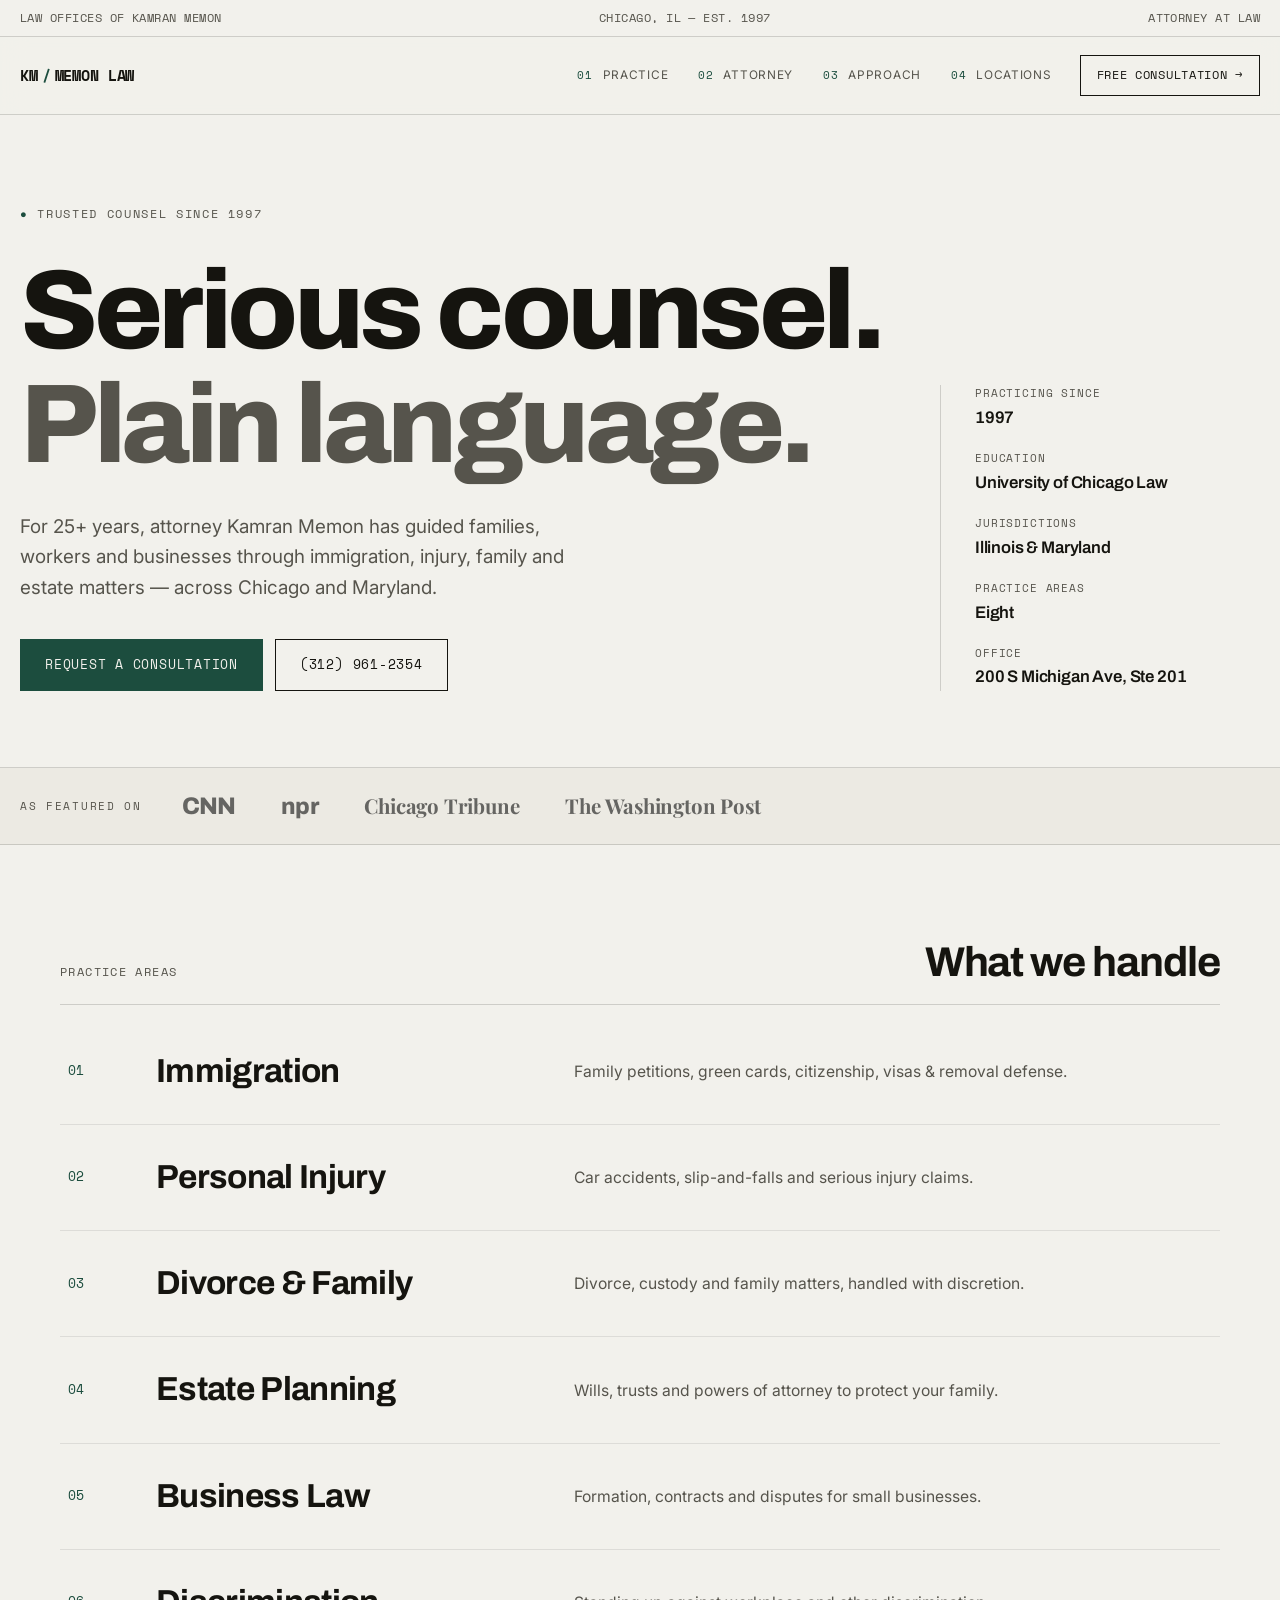
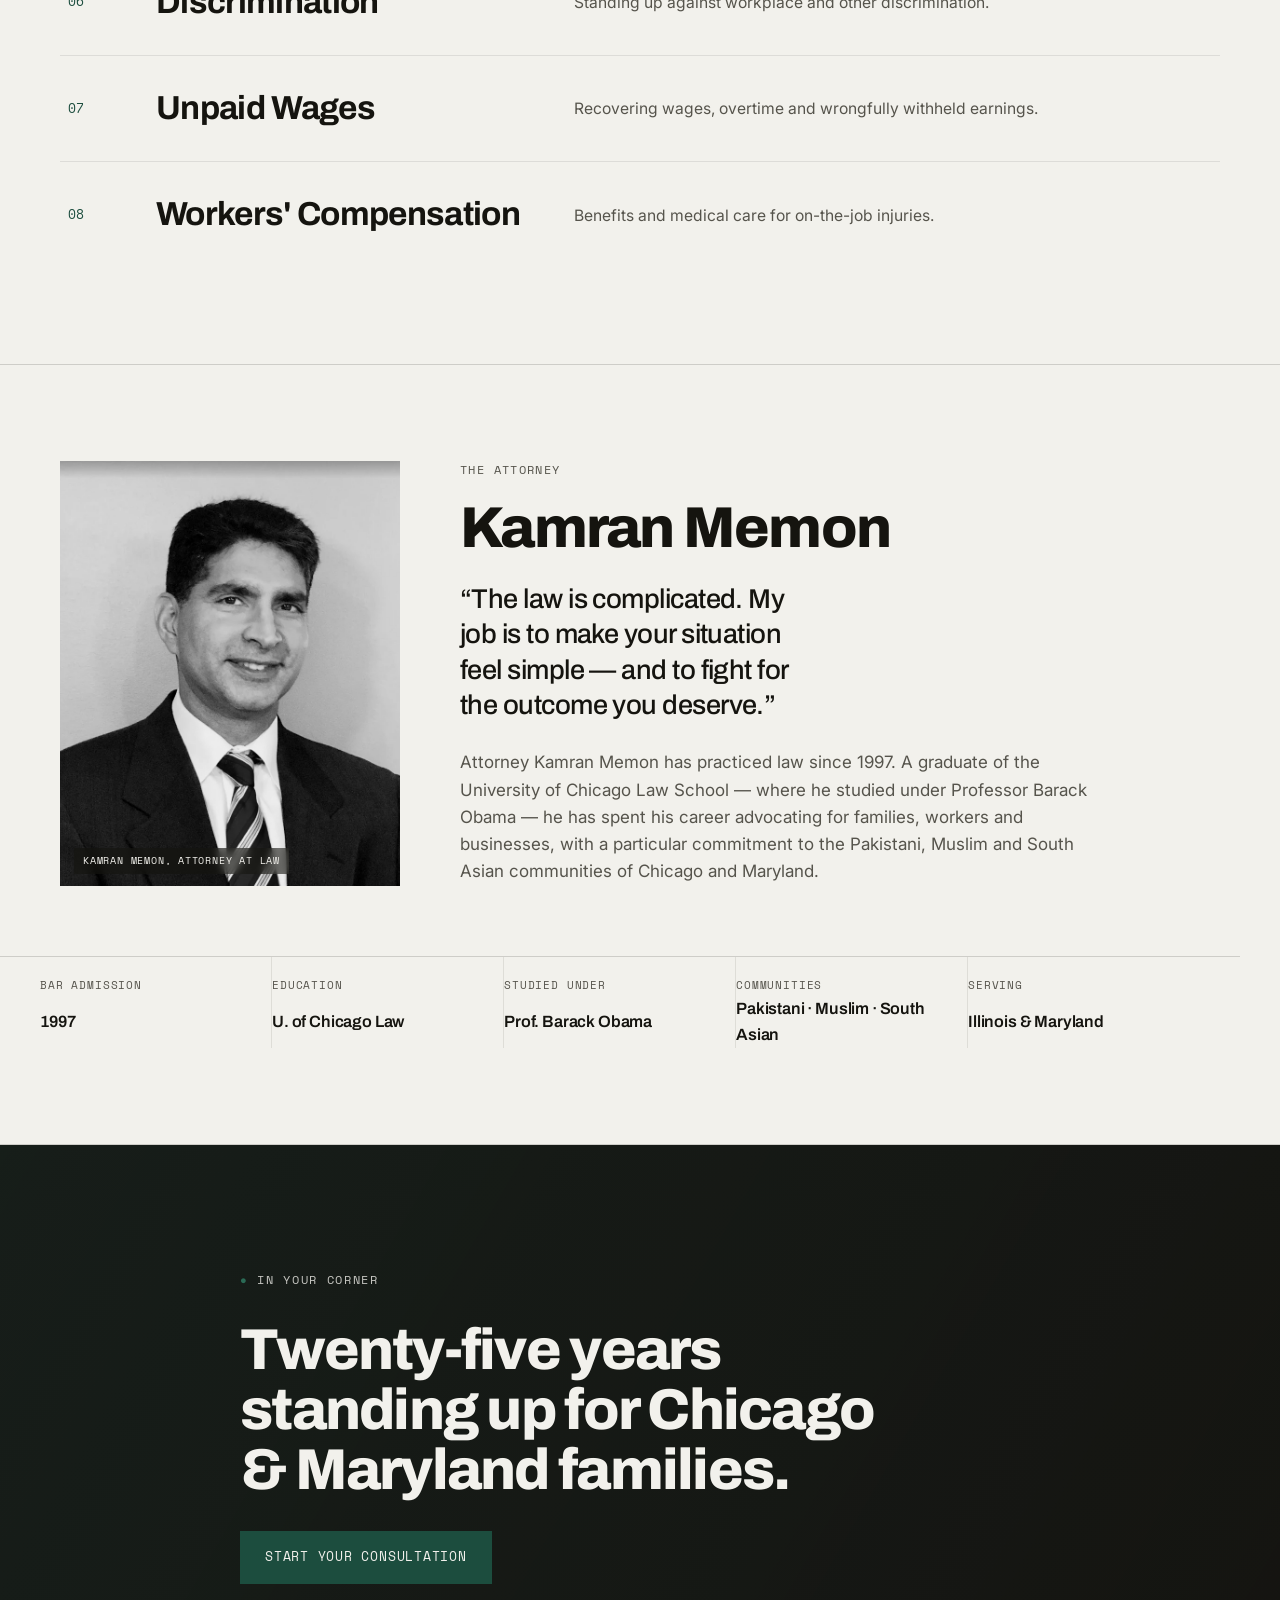
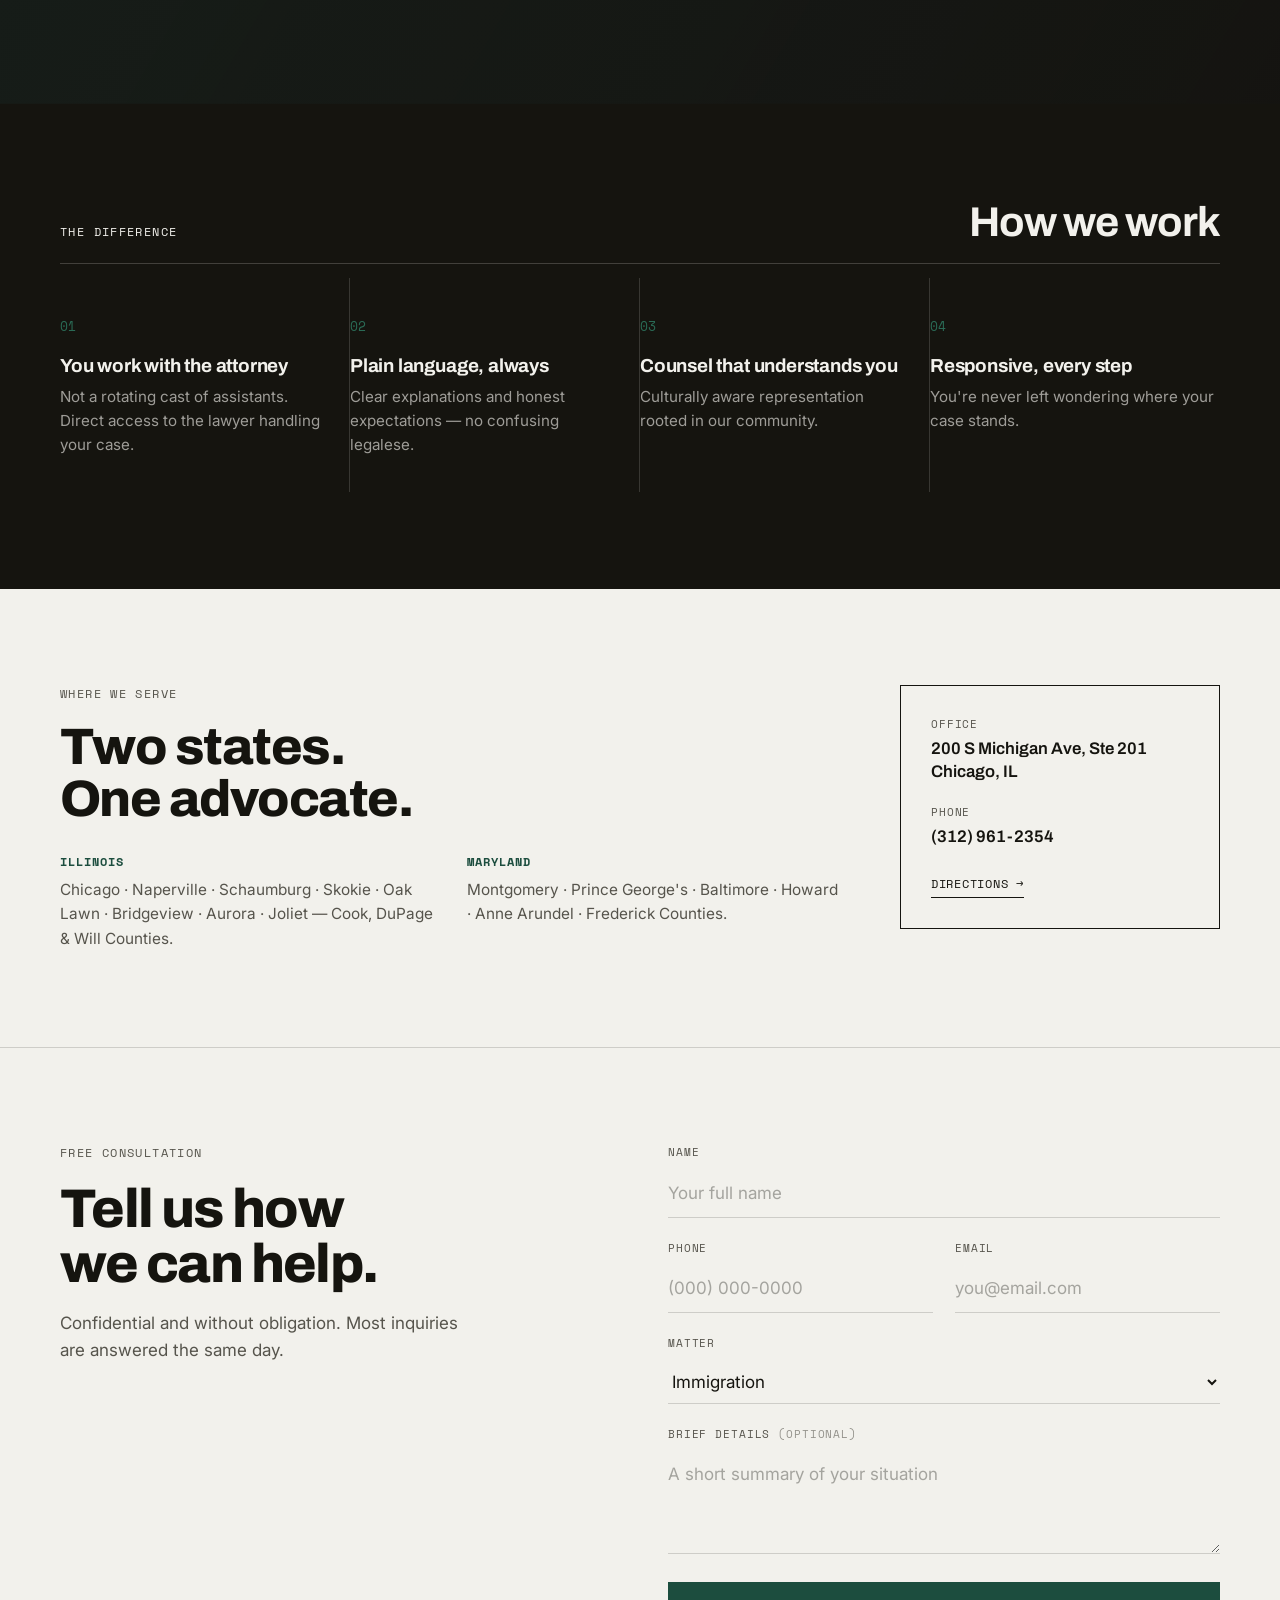
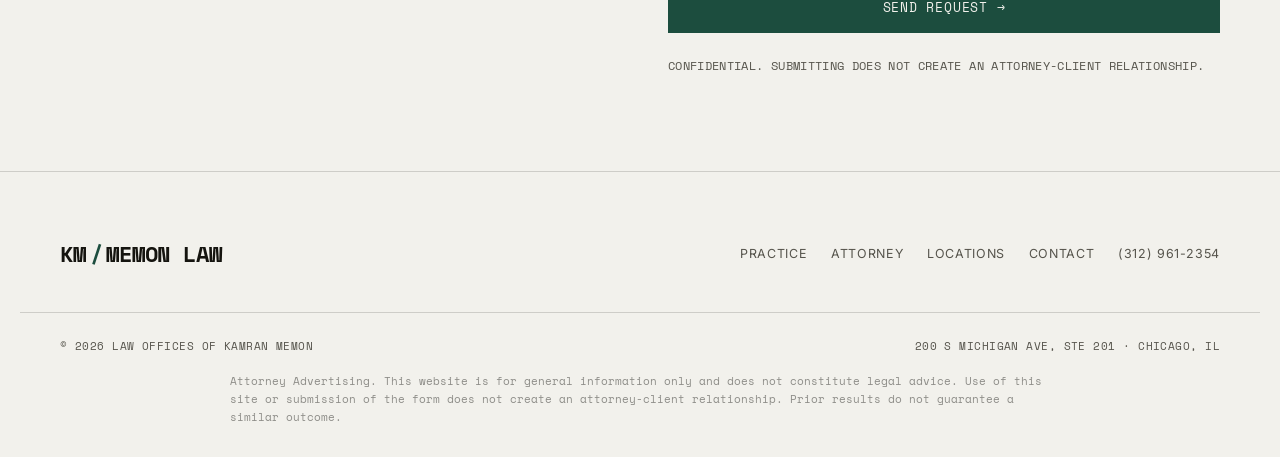
<file: memonlaw/index.html>
<!DOCTYPE html>
<html lang="en">
<head>
  <meta charset="UTF-8" />
  <meta name="viewport" content="width=device-width, initial-scale=1.0" />
  <title>Law Offices of Kamran Memon — Chicago &amp; Maryland · Since 1997</title>
  <meta name="description" content="Plain-language legal counsel in immigration, personal injury, family, estate planning and more. Serving Chicago and Maryland since 1997." />
  <meta name="theme-color" content="#f2f1ec" />
  <meta property="og:title" content="Law Offices of Kamran Memon" />
  <meta property="og:description" content="Serious counsel. Plain language. Chicago & Maryland, since 1997." />
  <link rel="preconnect" href="https://fonts.googleapis.com" />
  <link rel="preconnect" href="https://fonts.gstatic.com" crossorigin />
  <link href="https://fonts.googleapis.com/css2?family=Archivo:wght@500;600;700;800&family=Inter:wght@400;500;600&family=Playfair+Display:wght@600;700&family=Space+Mono:wght@400;700&display=swap" rel="stylesheet" />
  <link rel="stylesheet" href="styles.css" />
</head>
<body>
  <!-- ===== META BAR ===== -->
  <div class="meta">
    <div class="wrap meta__inner">
      <span>Law Offices of Kamran Memon</span>
      <span>Chicago, IL — Est. 1997</span>
      <span class="meta__hide">Attorney at Law</span>
    </div>
  </div>

  <!-- ===== NAV ===== -->
  <header class="nav" id="nav">
    <div class="wrap nav__inner">
      <a href="#top" class="wordmark">KM<span>/</span>Memon Law</a>
      <nav class="nav__links" aria-label="Primary">
        <a href="#practice"><i>01</i> Practice</a>
        <a href="#about"><i>02</i> Attorney</a>
        <a href="#approach"><i>03</i> Approach</a>
        <a href="#locations"><i>04</i> Locations</a>
        <a href="#contact" class="m-only m-only--cta"><i>→</i> Free consultation</a>
        <a href="tel:+13129612354" class="m-only">Call (312) 961-2354</a>
      </nav>
      <a href="#contact" class="navbtn">Free consultation →</a>
      <button class="burger" id="burger" aria-label="Menu" aria-expanded="false"><span></span><span></span></button>
    </div>
  </header>

  <!-- ===== HERO ===== -->
  <main>
  <section class="hero" id="top">
    <div class="wrap hero__grid">
      <div class="hero__head">
        <p class="kicker reveal"><b>●</b> Trusted counsel since 1997</p>
        <h1 class="reveal">Serious counsel.<br /><span>Plain language.</span></h1>
        <p class="hero__lead reveal">For 25+ years, attorney Kamran Memon has guided families, workers and businesses through immigration, injury, family and estate matters — across Chicago and Maryland.</p>
        <div class="hero__cta reveal">
          <a href="#contact" class="btn">Request a consultation</a>
          <a href="tel:+13129612354" class="btn btn--ghost">(312) 961-2354</a>
        </div>
      </div>
      <aside class="hero__spec reveal" aria-label="At a glance">
        <dl>
          <div><dt>Practicing since</dt><dd>1997</dd></div>
          <div><dt>Education</dt><dd>University of Chicago Law</dd></div>
          <div><dt>Jurisdictions</dt><dd>Illinois &amp; Maryland</dd></div>
          <div><dt>Practice areas</dt><dd>Eight</dd></div>
          <div><dt>Office</dt><dd>200 S Michigan Ave, Ste 201</dd></div>
        </dl>
      </aside>
    </div>
  </section>

  <!-- ===== PRESS ===== -->
  <section class="press" aria-label="As featured on">
    <div class="wrap press__inner">
      <span class="press__label">As featured on</span>
      <ul class="press__logos">
        <li class="logo logo--cnn" aria-label="CNN">CNN</li>
        <li class="logo logo--npr" aria-label="NPR">npr</li>
        <li class="logo logo--serif" aria-label="Chicago Tribune">Chicago Tribune</li>
        <li class="logo logo--serif" aria-label="The Washington Post">The Washington Post</li>
      </ul>
    </div>
  </section>

  <!-- ===== PRACTICE INDEX ===== -->
  <section class="section practice" id="practice">
    <div class="wrap">
      <header class="shead reveal">
        <span class="shead__label">Practice areas</span>
        <h2 class="shead__title">What we handle</h2>
      </header>
      <div class="index">
        <a class="row reveal" href="#contact"><span class="row__n">01</span><span class="row__name">Immigration</span><span class="row__desc">Family petitions, green cards, citizenship, visas &amp; removal defense.</span><span class="row__go" aria-hidden="true">→</span></a>
        <a class="row reveal" href="#contact"><span class="row__n">02</span><span class="row__name">Personal Injury</span><span class="row__desc">Car accidents, slip-and-falls and serious injury claims.</span><span class="row__go" aria-hidden="true">→</span></a>
        <a class="row reveal" href="#contact"><span class="row__n">03</span><span class="row__name">Divorce &amp; Family</span><span class="row__desc">Divorce, custody and family matters, handled with discretion.</span><span class="row__go" aria-hidden="true">→</span></a>
        <a class="row reveal" href="#contact"><span class="row__n">04</span><span class="row__name">Estate Planning</span><span class="row__desc">Wills, trusts and powers of attorney to protect your family.</span><span class="row__go" aria-hidden="true">→</span></a>
        <a class="row reveal" href="#contact"><span class="row__n">05</span><span class="row__name">Business Law</span><span class="row__desc">Formation, contracts and disputes for small businesses.</span><span class="row__go" aria-hidden="true">→</span></a>
        <a class="row reveal" href="#contact"><span class="row__n">06</span><span class="row__name">Discrimination</span><span class="row__desc">Standing up against workplace and other discrimination.</span><span class="row__go" aria-hidden="true">→</span></a>
        <a class="row reveal" href="#contact"><span class="row__n">07</span><span class="row__name">Unpaid Wages</span><span class="row__desc">Recovering wages, overtime and wrongfully withheld earnings.</span><span class="row__go" aria-hidden="true">→</span></a>
        <a class="row reveal" href="#contact"><span class="row__n">08</span><span class="row__name">Workers' Compensation</span><span class="row__desc">Benefits and medical care for on-the-job injuries.</span><span class="row__go" aria-hidden="true">→</span></a>
      </div>
    </div>
  </section>

  <!-- ===== ABOUT ===== -->
  <section class="section about" id="about">
    <div class="wrap about__grid">
      <figure class="figure figure--portrait reveal">
        <img src="assets/kamran-memon.webp" alt="Attorney Kamran Memon" loading="lazy" />
        <figcaption>Kamran Memon, Attorney at Law</figcaption>
      </figure>
      <div class="about__main reveal">
        <span class="shead__label">The attorney</span>
        <h2 class="about__title">Kamran Memon</h2>
        <p class="about__quote">“The law is complicated. My job is to make your situation feel simple — and to fight for the outcome you deserve.”</p>
        <p>Attorney Kamran Memon has practiced law since 1997. A graduate of the University of Chicago Law School — where he studied under Professor Barack Obama — he has spent his career advocating for families, workers and businesses, with a particular commitment to the Pakistani, Muslim and South Asian communities of Chicago and Maryland.</p>
      </div>
    </div>
    <dl class="wrap facts facts--row reveal">
      <div><dt>Bar admission</dt><dd>1997</dd></div>
      <div><dt>Education</dt><dd>U. of Chicago Law</dd></div>
      <div><dt>Studied under</dt><dd>Prof. Barack Obama</dd></div>
      <div><dt>Communities</dt><dd>Pakistani · Muslim · South Asian</dd></div>
      <div><dt>Serving</dt><dd>Illinois &amp; Maryland</dd></div>
    </dl>
  </section>

  <!-- ===== STATEMENT BAND ===== -->
  <section class="band" aria-label="Our commitment">
    <div class="band__media" aria-hidden="true"></div>
    <div class="wrap band__inner">
      <p class="kicker kicker--light"><b>●</b> In your corner</p>
      <h2 class="band__title">Twenty-five years standing up for Chicago &amp; Maryland families.</h2>
      <a href="#contact" class="btn">Start your consultation</a>
    </div>
  </section>

  <!-- ===== APPROACH ===== -->
  <section class="section approach" id="approach">
    <div class="wrap">
      <header class="shead shead--invert reveal">
        <span class="shead__label">The difference</span>
        <h2 class="shead__title">How we work</h2>
      </header>
      <div class="approach__grid">
        <div class="appro reveal"><span class="appro__n">01</span><h3>You work with the attorney</h3><p>Not a rotating cast of assistants. Direct access to the lawyer handling your case.</p></div>
        <div class="appro reveal"><span class="appro__n">02</span><h3>Plain language, always</h3><p>Clear explanations and honest expectations — no confusing legalese.</p></div>
        <div class="appro reveal"><span class="appro__n">03</span><h3>Counsel that understands you</h3><p>Culturally aware representation rooted in our community.</p></div>
        <div class="appro reveal"><span class="appro__n">04</span><h3>Responsive, every step</h3><p>You're never left wondering where your case stands.</p></div>
      </div>
    </div>
  </section>

  <!-- ===== LOCATIONS ===== -->
  <section class="section locations" id="locations">
    <div class="wrap loc__grid">
      <div class="loc__copy reveal">
        <span class="shead__label">Where we serve</span>
        <h2 class="shead__title">Two states.<br />One advocate.</h2>
        <div class="loc__cols">
          <div><h3>Illinois</h3><p>Chicago · Naperville · Schaumburg · Skokie · Oak Lawn · Bridgeview · Aurora · Joliet — Cook, DuPage &amp; Will Counties.</p></div>
          <div><h3>Maryland</h3><p>Montgomery · Prince George's · Baltimore · Howard · Anne Arundel · Frederick Counties.</p></div>
        </div>
      </div>
      <aside class="loc__card reveal">
        <dl>
          <div><dt>Office</dt><dd>200 S Michigan Ave, Ste 201<br />Chicago, IL</dd></div>
          <div><dt>Phone</dt><dd><a href="tel:+13129612354">(312) 961-2354</a></dd></div>
        </dl>
        <a href="https://maps.google.com/?q=200+S+Michigan+Ave+Ste+201+Chicago+IL" target="_blank" rel="noopener" class="loc__dir">Directions →</a>
      </aside>
    </div>
  </section>

  <!-- ===== CONTACT ===== -->
  <section class="section contact" id="contact">
    <div class="wrap contact__grid">
      <div class="contact__copy reveal">
        <span class="shead__label">Free consultation</span>
        <h2 class="contact__title">Tell us how<br />we can help.</h2>
        <p>Confidential and without obligation. Most inquiries are answered the same day.</p>
      </div>
      <form class="form reveal" id="form" novalidate>
        <div class="f"><label for="name">Name</label><input id="name" name="name" type="text" autocomplete="name" required placeholder="Your full name" /></div>
        <div class="f2">
          <div class="f"><label for="phone">Phone</label><input id="phone" name="phone" type="tel" autocomplete="tel" required placeholder="(000) 000-0000" /></div>
          <div class="f"><label for="email">Email</label><input id="email" name="email" type="email" autocomplete="email" placeholder="you@email.com" /></div>
        </div>
        <div class="f"><label for="matter">Matter</label>
          <select id="matter" name="matter"><option>Immigration</option><option>Personal Injury</option><option>Divorce &amp; Family</option><option>Estate Planning</option><option>Business Law</option><option>Discrimination</option><option>Unpaid Wages</option><option>Workers' Compensation</option><option>Other</option></select>
        </div>
        <div class="f"><label for="message">Brief details <em>(optional)</em></label><textarea id="message" name="message" rows="3" placeholder="A short summary of your situation"></textarea></div>
        <button type="submit" class="btn btn--full">Send request →</button>
        <p class="note" id="note" role="status" aria-live="polite">Confidential. Submitting does not create an attorney-client relationship.</p>
      </form>
    </div>
  </section>
  </main>

  <!-- ===== FOOTER ===== -->
  <footer class="foot">
    <div class="wrap foot__top">
      <a href="#top" class="wordmark wordmark--lg">KM<span>/</span>Memon Law</a>
      <nav class="foot__nav"><a href="#practice">Practice</a><a href="#about">Attorney</a><a href="#locations">Locations</a><a href="#contact">Contact</a><a href="tel:+13129612354">(312) 961-2354</a></nav>
    </div>
    <div class="wrap foot__bar">
      <span>© <span id="year"></span> Law Offices of Kamran Memon</span>
      <span>200 S Michigan Ave, Ste 201 · Chicago, IL</span>
    </div>
    <div class="wrap foot__legal">Attorney Advertising. This website is for general information only and does not constitute legal advice. Use of this site or submission of the form does not create an attorney-client relationship. Prior results do not guarantee a similar outcome.</div>
  </footer>

  <!-- mobile sticky action bar -->
  <div class="mbar" aria-hidden="false">
    <a href="tel:+13129612354" class="mbar__call">Call</a>
    <a href="#contact" class="mbar__cta">Free consultation</a>
  </div>

  <script src="script.js" defer></script>
</body>
</html>
</file>
<file: memonlaw/styles.css>
/* =========================================================
   Law Offices of Kamran Memon — Swiss / minimal
   ========================================================= */
:root{
  --paper:#f2f1ec;
  --paper-2:#eceae3;
  --ink:#15140f;
  --ink-soft:#56544c;
  --accent:#1c4d3e;       /* deep green, used sparingly */
  --accent-2:#2a6a55;
  --line:rgba(21,20,15,.16);
  --line-soft:rgba(21,20,15,.09);
  --mono:"Space Mono",ui-monospace,Menlo,monospace;
  --disp:"Archivo",system-ui,sans-serif;
  --sans:"Inter",system-ui,-apple-system,sans-serif;
  --wrap:1240px;
  --pad:40px;
  --ease:cubic-bezier(.22,1,.36,1);
}
*{box-sizing:border-box}
html{-webkit-text-size-adjust:100%}
body{margin:0;background:var(--paper);color:var(--ink);font-family:var(--sans);line-height:1.6;font-size:17px;-webkit-font-smoothing:antialiased}
a{color:inherit;text-decoration:none}
h1,h2,h3{font-family:var(--disp);font-weight:700;line-height:1.02;letter-spacing:-.025em;margin:0}
img,svg{display:block;max-width:100%}

.wrap{max-width:var(--wrap);margin:0 auto;padding:0 var(--pad)}

/* mono label helper */
.shead__label,.kicker,.meta,.nav__links i,.wordmark,.navbtn,.row__n,.appro__n,
dt,.f label,.note,.foot__bar,.foot__legal,.loc__dir{font-family:var(--mono)}

/* ---------- Meta bar ---------- */
.meta{border-bottom:1px solid var(--line);font-size:.72rem;letter-spacing:.04em;color:var(--ink-soft);text-transform:uppercase}
.meta__inner{display:flex;justify-content:space-between;gap:16px;padding:9px 0}

/* ---------- Nav ---------- */
.nav{position:sticky;top:0;z-index:50;background:rgba(242,241,236,.86);backdrop-filter:saturate(160%) blur(12px);border-bottom:1px solid var(--line)}
.nav__inner{display:flex;align-items:center;gap:28px;padding:18px 0}
.wordmark{font-size:.92rem;font-weight:700;letter-spacing:-.01em;text-transform:uppercase}
.wordmark span{color:var(--accent);margin:0 4px}
.nav__links{display:flex;gap:30px;margin-left:auto;font-size:.74rem;text-transform:uppercase;letter-spacing:.06em}
.nav__links a{position:relative;padding:6px 0;color:var(--ink-soft);transition:color .2s}
.nav__links a i{font-style:normal;color:var(--accent);margin-right:6px;font-size:.66rem}
.nav__links a:hover{color:var(--ink)}
.navbtn{font-size:.74rem;text-transform:uppercase;letter-spacing:.06em;border:1px solid var(--ink);padding:10px 16px;transition:background .2s,color .2s}
.navbtn:hover{background:var(--ink);color:var(--paper)}
.burger{display:none;flex-direction:column;gap:6px;background:none;border:0;cursor:pointer;padding:6px;margin-left:auto}
.burger span{width:26px;height:2px;background:var(--ink);transition:.25s}
.nav.open .burger span:nth-child(1){transform:translateY(4px) rotate(45deg)}
.nav.open .burger span:nth-child(2){transform:translateY(-4px) rotate(-45deg)}

/* ---------- Hero ---------- */
.hero{border-bottom:1px solid var(--line)}
.hero__grid{display:grid;grid-template-columns:1fr 320px;gap:0;padding:84px 0 76px}
.hero__head{padding-right:40px}
.kicker{font-size:.74rem;text-transform:uppercase;letter-spacing:.14em;color:var(--ink-soft);margin:0 0 30px;display:inline-flex;align-items:center;gap:9px}
.kicker b{color:var(--accent);font-size:.7rem}
.hero h1{font-size:clamp(3rem,9vw,7rem);font-weight:800;letter-spacing:-.04em}
.hero h1 span{color:var(--ink-soft)}
.hero__lead{max-width:46ch;font-size:1.18rem;color:var(--ink-soft);margin:30px 0 36px}
.hero__cta{display:flex;flex-wrap:wrap;gap:12px}

.hero__spec{border-left:1px solid var(--line);padding-left:34px;align-self:end}
.hero__spec dl{margin:0;display:grid;gap:18px}
.hero__spec dt{font-size:.66rem;text-transform:uppercase;letter-spacing:.08em;color:var(--ink-soft);margin-bottom:3px}
.hero__spec dd{margin:0;font-family:var(--disp);font-weight:600;font-size:1.05rem;letter-spacing:-.01em}

/* ---------- Buttons ---------- */
.btn{display:inline-flex;align-items:center;gap:.5em;font-family:var(--mono);font-size:.8rem;text-transform:uppercase;letter-spacing:.06em;background:var(--accent);color:var(--paper);padding:15px 24px;border:1px solid var(--accent);cursor:pointer;transition:background .2s,color .2s,transform .2s}
.btn:hover{background:var(--accent-2);border-color:var(--accent-2)}
.btn--ghost{background:transparent;color:var(--ink);border-color:var(--ink)}
.btn--ghost:hover{background:var(--ink);color:var(--paper)}
.btn--full{width:100%;justify-content:center;margin-top:6px}

/* ---------- Section heads ---------- */
.section{padding:96px 0;border-bottom:1px solid var(--line)}
.shead{display:flex;align-items:baseline;justify-content:space-between;gap:20px;border-bottom:1px solid var(--line);padding-bottom:20px;margin-bottom:14px}
.shead__label{font-size:.72rem;text-transform:uppercase;letter-spacing:.12em;color:var(--ink-soft)}
.shead__title{font-size:clamp(1.7rem,3.4vw,2.6rem);font-weight:700}
.shead--invert .shead__label,.shead--invert .shead__title{color:var(--paper)}
.shead--invert{border-color:rgba(242,241,236,.2)}

/* ---------- Practice index ---------- */
.index{margin-top:0}
.row{display:grid;grid-template-columns:64px 1.1fr 1.6fr 40px;align-items:center;gap:24px;padding:26px 8px;border-top:1px solid var(--line-soft);transition:background .25s var(--ease),color .25s,padding .25s var(--ease)}
.row:first-child{border-top:0}
.row__n{font-size:.8rem;color:var(--accent)}
.row__name{font-family:var(--disp);font-weight:700;font-size:clamp(1.4rem,2.6vw,2.1rem);letter-spacing:-.02em}
.row__desc{color:var(--ink-soft);font-size:.98rem}
.row__go{justify-self:end;font-family:var(--disp);font-size:1.3rem;opacity:0;transform:translateX(-8px);transition:.25s var(--ease)}
.row:hover{background:var(--ink);color:var(--paper);padding-left:24px;padding-right:24px}
.row:hover .row__desc{color:rgba(242,241,236,.7)}
.row:hover .row__n{color:var(--paper)}
.row:hover .row__go{opacity:1;transform:translateX(0)}

/* ---------- About ---------- */
.about__grid{display:grid;grid-template-columns:1fr 340px;gap:60px}
.about__main .shead__label{display:block;margin-bottom:20px}
.about__title{font-size:clamp(2.4rem,5vw,3.6rem);font-weight:800;letter-spacing:-.03em;margin-bottom:24px}
.about__quote{font-family:var(--disp);font-weight:500;font-size:clamp(1.3rem,2.4vw,1.7rem);line-height:1.3;letter-spacing:-.02em;max-width:24ch;margin:0 0 26px;text-wrap:balance}
.about__main p:last-child{color:var(--ink-soft);max-width:58ch}
.facts{margin:0;align-self:start;border-top:1px solid var(--line)}
.facts div{display:grid;gap:2px;padding:16px 0;border-bottom:1px solid var(--line-soft)}
.facts dt{font-size:.66rem;text-transform:uppercase;letter-spacing:.08em;color:var(--ink-soft)}
.facts dd{margin:0;font-family:var(--disp);font-weight:600;font-size:1.02rem;letter-spacing:-.01em}

/* ---------- Approach (dark) ---------- */
.approach{background:var(--ink);color:var(--paper);border-color:var(--ink)}
.approach__grid{display:grid;grid-template-columns:repeat(4,1fr);gap:0;margin-top:8px}
.appro{padding:34px 26px 34px 0;border-right:1px solid rgba(242,241,236,.16)}
.appro:last-child{border-right:0;padding-right:0}
.appro__n{font-size:.8rem;color:var(--accent-2)}
.appro h3{font-size:1.18rem;font-weight:700;margin:16px 0 10px;letter-spacing:-.01em}
.appro p{color:rgba(242,241,236,.62);font-size:.95rem;margin:0}

/* ---------- Locations ---------- */
.loc__grid{display:grid;grid-template-columns:1fr 320px;gap:60px}
.loc__copy .shead__label{display:block;margin-bottom:18px}
.loc__copy .shead__title{font-size:clamp(2rem,4.4vw,3.2rem);font-weight:800;letter-spacing:-.03em;margin-bottom:30px}
.loc__cols{display:grid;grid-template-columns:1fr 1fr;gap:34px}
.loc__cols h3{font-family:var(--mono);font-size:.74rem;text-transform:uppercase;letter-spacing:.08em;color:var(--accent);margin-bottom:10px;font-weight:700}
.loc__cols p{color:var(--ink-soft);font-size:.96rem;margin:0}
.loc__card{border:1px solid var(--ink);padding:30px;align-self:start}
.loc__card dl{margin:0;display:grid;gap:20px}
.loc__card dt{font-size:.66rem;text-transform:uppercase;letter-spacing:.08em;color:var(--ink-soft);margin-bottom:4px}
.loc__card dd{margin:0;font-family:var(--disp);font-weight:600;font-size:1.05rem;line-height:1.4}
.loc__card dd a:hover{color:var(--accent)}
.loc__dir{display:inline-block;margin-top:26px;font-size:.78rem;text-transform:uppercase;letter-spacing:.06em;border-bottom:1px solid var(--ink);padding-bottom:3px}
.loc__dir:hover{color:var(--accent);border-color:var(--accent)}

/* ---------- Contact ---------- */
.contact__grid{display:grid;grid-template-columns:1fr 1fr;gap:64px;align-items:start}
.contact__copy .shead__label{display:block;margin-bottom:18px}
.contact__title{font-size:clamp(2.2rem,4.6vw,3.4rem);font-weight:800;letter-spacing:-.03em;margin-bottom:18px}
.contact__copy p{color:var(--ink-soft);max-width:38ch}
.form{display:grid;gap:22px}
.f{display:grid}
.f2{display:grid;grid-template-columns:1fr 1fr;gap:22px}
.f label{font-size:.68rem;text-transform:uppercase;letter-spacing:.08em;color:var(--ink-soft);margin-bottom:8px}
.f label em{font-style:normal;opacity:.6}
.f input,.f select,.f textarea{font:inherit;background:transparent;border:0;border-bottom:1px solid var(--line);padding:10px 0;color:var(--ink);transition:border-color .2s}
.f input::placeholder,.f textarea::placeholder{color:rgba(21,20,15,.35)}
.f input:focus,.f select:focus,.f textarea:focus{outline:none;border-color:var(--accent)}
.f textarea{resize:vertical}
.f input.bad{border-color:#a3372c}
.note{font-size:.72rem;color:var(--ink-soft);margin:2px 0 0;text-transform:uppercase;letter-spacing:.03em}
.note.ok{color:var(--accent)}

/* ---------- Footer ---------- */
.foot{padding:64px 0 30px}
.foot__top{display:flex;justify-content:space-between;align-items:center;gap:24px;padding-bottom:40px;border-bottom:1px solid var(--line)}
.wordmark--lg{font-size:1.4rem}
.foot__nav{display:flex;flex-wrap:wrap;gap:24px;font-size:.78rem;text-transform:uppercase;letter-spacing:.05em;color:var(--ink-soft)}
.foot__nav a:hover{color:var(--ink)}
.foot__bar{display:flex;justify-content:space-between;gap:16px;padding-top:24px;font-size:.7rem;text-transform:uppercase;letter-spacing:.04em;color:var(--ink-soft)}
.foot__legal{margin-top:18px;font-size:.66rem;line-height:1.7;color:rgba(21,20,15,.45);max-width:900px}

/* ---------- Press bar ---------- */
.press{border-bottom:1px solid var(--line);background:var(--paper-2)}
.press__inner{display:flex;align-items:center;gap:40px;padding:26px 0;flex-wrap:wrap}
.press__label{font-family:var(--mono);font-size:.66rem;text-transform:uppercase;letter-spacing:.16em;color:var(--ink-soft);white-space:nowrap}
.press__logos{list-style:none;display:flex;align-items:center;gap:46px;margin:0;padding:0;flex-wrap:wrap}
.logo{color:var(--ink);opacity:.62;transition:opacity .25s var(--ease);line-height:1;filter:saturate(0)}
.logo:hover{opacity:1}
.logo--cnn{font-family:var(--disp);font-weight:800;font-size:1.5rem;letter-spacing:-.04em}
.logo--npr{font-family:var(--disp);font-weight:800;font-size:1.45rem;letter-spacing:-.02em;text-transform:lowercase}
.logo--serif{font-family:"Playfair Display",Georgia,serif;font-weight:700;font-size:1.28rem;letter-spacing:-.01em}

/* ---------- Figures / duotone images ---------- */
.figure{position:relative;margin:0;background:var(--accent);overflow:hidden}
.figure img{width:100%;height:100%;object-fit:cover;filter:grayscale(1) contrast(1.06);mix-blend-mode:luminosity;opacity:.92}
.figure figcaption{position:absolute;left:14px;bottom:12px;font-family:var(--mono);font-size:.62rem;text-transform:uppercase;letter-spacing:.08em;color:var(--paper);background:rgba(21,20,15,.55);padding:5px 9px;backdrop-filter:blur(4px)}
.figure--portrait{aspect-ratio:4/5;background:var(--paper-2)}
.figure--portrait img{filter:grayscale(1) contrast(1.03);mix-blend-mode:normal;opacity:1;transition:filter .5s var(--ease)}
.figure--portrait:hover img{filter:grayscale(0) contrast(1)}

/* about now: portrait | copy, facts as a row beneath */
.about__grid{grid-template-columns:340px 1fr}
.facts--row{display:grid;grid-template-columns:repeat(5,1fr);border-top:1px solid var(--line);margin-top:54px}
.facts--row div{padding:20px 20px 0 0;border-bottom:0;border-right:1px solid var(--line-soft)}
.facts--row div:last-child{border-right:0}

/* ---------- Statement band (full-bleed photo) ---------- */
.band{position:relative;padding:120px 0;color:var(--paper);border-bottom:1px solid var(--ink);isolation:isolate;overflow:hidden}
.band__media{position:absolute;inset:0;z-index:-1;background:var(--ink)}
.band__media::before{content:"";position:absolute;inset:0;background:linear-gradient(120deg,rgba(15,40,33,.55),rgba(21,20,15,.78)),url("https://images.unsplash.com/photo-1477959858617-67f85cf4f1df?q=80&w=1600&auto=format&fit=crop");background-size:cover;background-position:center;filter:grayscale(.45)}
.band__inner{max-width:880px}
.kicker--light{color:rgba(242,241,236,.8)}
.kicker--light b{color:var(--accent-2)}
.band__title{font-size:clamp(2rem,5vw,3.6rem);font-weight:800;letter-spacing:-.03em;line-height:1.04;margin:0 0 32px;text-wrap:balance}

/* ---------- Mobile-only menu items + sticky bar ---------- */
.m-only{display:none}
.mbar{display:none}

/* ---------- Reveal ---------- */
.reveal{opacity:0;transform:translateY(18px);transition:opacity .7s var(--ease),transform .7s var(--ease)}
.reveal.in{opacity:1;transform:none}

/* ---------- Responsive ---------- */
@media (max-width:900px){
  :root{--pad:24px}
  .meta__hide{display:none}
  .nav__links,.navbtn{display:none}
  .burger{display:flex}
  .nav.open .nav__links{display:flex;position:absolute;top:100%;left:0;right:0;flex-direction:column;gap:0;background:var(--paper);border-bottom:1px solid var(--line);box-shadow:0 18px 30px rgba(21,20,15,.12)}
  .nav.open .nav__links a{padding:17px 24px;border-top:1px solid var(--line-soft);font-size:.9rem}
  .nav.open .nav__links a.m-only{display:block;font-family:var(--mono);text-transform:uppercase;letter-spacing:.06em}
  .nav.open .nav__links a.m-only--cta{background:var(--accent);color:var(--paper)}
  .nav.open .nav__links a.m-only--cta i{font-style:normal;margin-right:6px}
  .hero__cta{flex-direction:column;align-items:stretch}
  .hero__cta .btn{width:100%}
  .hero__grid,.about__grid,.loc__grid,.contact__grid{grid-template-columns:1fr;gap:40px}
  .figure--portrait{max-width:360px;aspect-ratio:5/4}
  .facts--row{grid-template-columns:repeat(2,1fr);margin-top:36px}
  .facts--row div{padding:16px 16px 16px 0}
  .facts--row div:nth-child(2){border-right:0}
  .band{padding:84px 0}
  .press__inner{gap:24px}
  .press__logos{gap:28px}
  .hero__head{padding-right:0}
  .hero__spec{border-left:0;border-top:1px solid var(--line);padding-left:0;padding-top:30px}
  .approach__grid{grid-template-columns:1fr 1fr}
  .appro{border-right:0;border-top:1px solid rgba(242,241,236,.16);padding:26px 0}
}
@media (max-width:760px){
  body{padding-bottom:62px}
  .mbar{display:grid;grid-template-columns:1fr 1.6fr;position:fixed;left:0;right:0;bottom:0;z-index:80;border-top:1px solid var(--line);background:rgba(242,241,236,.96);backdrop-filter:blur(10px)}
  .mbar a{display:flex;align-items:center;justify-content:center;padding:17px 12px;font-family:var(--mono);font-size:.78rem;text-transform:uppercase;letter-spacing:.06em}
  .mbar__call{border-right:1px solid var(--line);color:var(--ink)}
  .mbar__cta{background:var(--accent);color:var(--paper)}
  .meta__inner{font-size:.66rem}
}
@media (max-width:600px){
  body{font-size:16px}
  .section{padding:64px 0}
  .row{grid-template-columns:40px 1fr;gap:6px 16px}
  .row__desc{grid-column:2;font-size:.9rem}
  .row__go{display:none}
  .row:hover{padding-left:12px;padding-right:12px}
  .loc__cols,.f2{grid-template-columns:1fr}
  .facts--row{grid-template-columns:1fr}
  .facts--row div{border-right:0;border-bottom:1px solid var(--line-soft)}
  .logo--cnn,.logo--npr{font-size:1.25rem}
  .logo--serif{font-size:1.05rem}
  .approach__grid{grid-template-columns:1fr}
  .foot__top{flex-direction:column;align-items:flex-start}
  .foot__bar{flex-direction:column;gap:6px}
}
@media (prefers-reduced-motion:reduce){
  *{transition-duration:.001ms!important}
  .reveal{opacity:1;transform:none}
}
</file>
